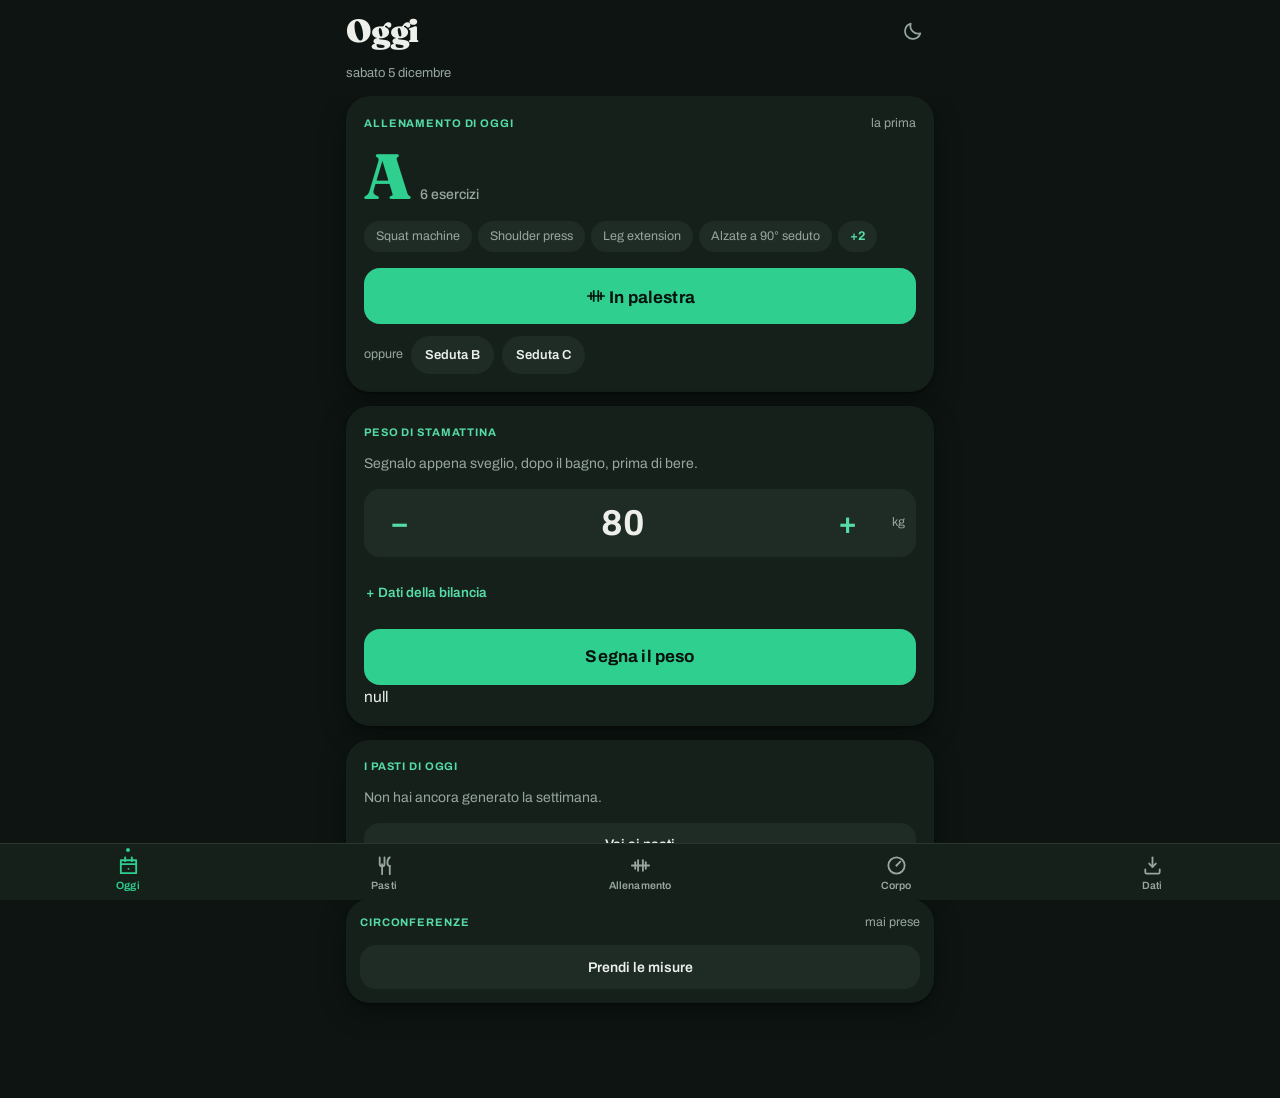
<file: index.html>
<!DOCTYPE html>
<html lang="it" data-theme="dark">
<head>
<meta charset="utf-8">
<meta name="viewport" content="width=device-width, initial-scale=1, viewport-fit=cover">
<title>FitForMe</title>
<meta name="description" content="Pasti, allenamento, peso e misure. Funziona senza rete.">
<meta name="theme-color" content="#0D1411">
<meta name="mobile-web-app-capable" content="yes">
<meta name="apple-mobile-web-app-status-bar-style" content="black-translucent">
<link rel="manifest" href="manifest.webmanifest">
<link rel="icon" href="icone/icona-192.png" type="image/png">
<link rel="apple-touch-icon" href="icone/apple-touch-icon.png">
<link rel="preload" href="font/archivo-var-latin.woff2" as="font" type="font/woff2" crossorigin>
<link rel="preload" href="font/fraunces-var-latin.woff2" as="font" type="font/woff2" crossorigin>
<link rel="stylesheet" href="css/base.css">
<link rel="stylesheet" href="css/componenti.css">
<link rel="stylesheet" href="css/oggi.css">
<link rel="stylesheet" href="css/allenamento.css">
<link rel="stylesheet" href="css/palestra.css">
</head>
<body>

<header class="testa" id="testa">
  <div class="wrap">
    <div class="testa-riga">
      <h1 id="titolo">Oggi</h1>
      <button class="testa-azione" id="btn-tema" type="button" aria-label="Cambia tema"></button>
    </div>
    <p class="sott" id="sottotitolo"></p>
  </div>
</header>

<main class="wrap" id="principale">
  <div role="tabpanel" id="p-oggi"        aria-labelledby="tab-oggi"></div>
  <div role="tabpanel" id="p-pasti"       aria-labelledby="tab-pasti" hidden></div>
  <div role="tabpanel" id="p-allenamento" aria-labelledby="tab-allenamento" hidden></div>
  <div role="tabpanel" id="p-corpo"       aria-labelledby="tab-corpo" hidden></div>
  <div role="tabpanel" id="p-dati"        aria-labelledby="tab-dati" hidden></div>
</main>

<nav class="barra" role="tablist" aria-label="Moduli" id="barra"></nav>

<script type="module" src="js/app.js"></script>
</body>
</html>
</file>
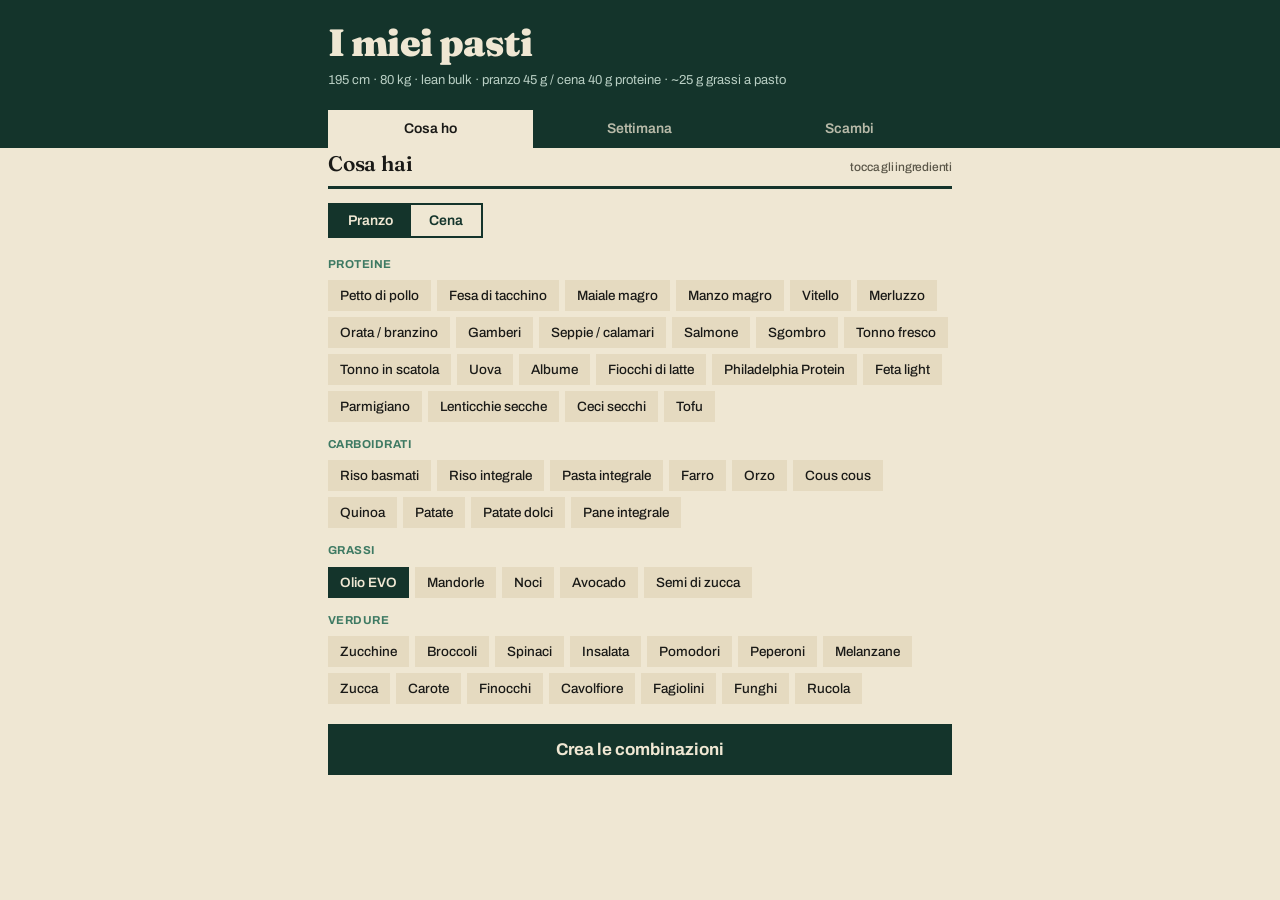
<file: generatore_settimana.html>
<!DOCTYPE html>
<html lang="it">
<head>
<meta charset="utf-8">
<meta name="viewport" content="width=device-width, initial-scale=1, viewport-fit=cover">
<title>Pasti — lean bulk</title>
<link rel="preconnect" href="https://fonts.googleapis.com">
<link rel="preconnect" href="https://fonts.gstatic.com" crossorigin>
<link href="https://fonts.googleapis.com/css2?family=Fraunces:opsz,wght@9..144,600;9..144,900&family=Archivo:wght@400;500;600;700&display=swap" rel="stylesheet">
<style>
  :root{
    --bg:#EFE7D3; --bg-alt:#E5DAC0; --ink:#1A1A17; --ink-soft:#5A5648;
    --brand:#14342B; --brand-hover:#1F5142; --on-brand:#EFE7D3; --sub:#B9CFC4;
    --line:#14342B; --accent-text:#3E7A63; --ocra:#C8963E;
    --ok-bg:#D3E2D2; --ok-fg:#1B4D2C; --low-bg:#F2D9CE; --low-fg:#A5311F;
    --hair:rgba(20,52,43,.22); --hair-strong:rgba(20,52,43,.45);
    box-sizing:border-box;
    padding-top:env(safe-area-inset-top,0px);
    padding-bottom:env(safe-area-inset-bottom,0px);
  }
  @media (prefers-color-scheme:dark){
    :root:not([data-theme="light"]){
      --bg:#121A17; --bg-alt:#1C2723; --ink:#ECE6D6; --ink-soft:#A9A594;
      --brand:#1F5142; --brand-hover:#2A6653; --on-brand:#F2ECDD; --sub:#B9CFC4;
      --line:#8FC4AE; --accent-text:#8FC4AE; --ocra:#D9A955;
      --ok-bg:#1E3A2A; --ok-fg:#A8D8B4; --low-bg:#3A2019; --low-fg:#F0A08C;
      --hair:rgba(143,196,174,.22); --hair-strong:rgba(143,196,174,.45);
    }
  }
  :root[data-theme="dark"]{
    --bg:#121A17; --bg-alt:#1C2723; --ink:#ECE6D6; --ink-soft:#A9A594;
    --brand:#1F5142; --brand-hover:#2A6653; --on-brand:#F2ECDD; --sub:#B9CFC4;
    --line:#8FC4AE; --accent-text:#8FC4AE; --ocra:#D9A955;
    --ok-bg:#1E3A2A; --ok-fg:#A8D8B4; --low-bg:#3A2019; --low-fg:#F0A08C;
    --hair:rgba(143,196,174,.22); --hair-strong:rgba(143,196,174,.45);
  }
  *,*::before,*::after{box-sizing:border-box;margin:0;padding:0}
  html{-webkit-text-size-adjust:100%;scroll-padding-top:env(safe-area-inset-top,0px);background:var(--bg)}
  body{background:var(--bg);color:var(--ink);font-family:'Archivo',system-ui,-apple-system,'Segoe UI',sans-serif;font-size:15px;line-height:1.5;padding-bottom:64px}
  .wrap{max-width:660px;margin:0 auto;padding:0 18px}
  button{font-family:inherit;cursor:pointer}
  button:focus-visible{outline:3px solid var(--ocra);outline-offset:2px}

  header{background:var(--brand);color:var(--on-brand);padding:24px 0 0}
  h1{font-family:'Fraunces',Georgia,'Times New Roman',serif;font-weight:900;font-size:clamp(28px,8vw,38px);line-height:1.02;letter-spacing:-0.015em}
  .sott{margin-top:8px;font-size:13px;color:var(--sub);font-variant-numeric:tabular-nums}
  .tabs{display:flex;gap:4px;margin-top:20px}
  .tabs button{flex:1;background:transparent;color:var(--on-brand);border:none;padding:11px 6px 12px;font-size:14px;font-weight:600;opacity:.75}
  .tabs button[aria-selected="true"]{background:var(--bg);color:var(--ink);opacity:1}
  .tabs button:hover{opacity:1}
  main{padding-top:24px}
  [role="tabpanel"][hidden]{display:none}

  section{margin-bottom:30px}
  .stit{font-family:'Fraunces',Georgia,serif;font-weight:600;font-size:21px;letter-spacing:-0.01em;border-bottom:3px solid var(--line);padding-bottom:6px;margin-bottom:14px;display:flex;justify-content:space-between;align-items:baseline;gap:12px}
  .stit small{font-family:'Archivo',sans-serif;font-weight:500;font-size:12px;color:var(--ink-soft)}

  .seg{display:inline-flex;border:2px solid var(--line);margin-bottom:18px}
  .seg button{background:none;border:none;color:var(--line);padding:8px 18px;font-size:14px;font-weight:600}
  .seg button[aria-pressed="true"]{background:var(--brand);color:var(--on-brand)}

  .glab{font-size:11.5px;font-weight:700;color:var(--accent-text);letter-spacing:.04em;margin:14px 0 7px}
  .glab:first-child{margin-top:0}
  .chips{display:flex;flex-wrap:wrap;gap:6px}
  .chip{background:var(--bg-alt);color:var(--ink);border:1px solid transparent;padding:7px 11px;font-size:13.5px;font-weight:500}
  .chip:hover{border-color:var(--hair-strong)}
  .chip[aria-pressed="true"]{background:var(--brand);color:var(--on-brand);font-weight:600}

  .cta{width:100%;background:var(--brand);color:var(--on-brand);border:none;padding:16px 20px;font-size:17px;font-weight:700;margin-top:20px;transition:background .15s}
  .cta:hover{background:var(--brand-hover)}
  .ghost{background:none;border:2px solid var(--line);color:var(--line);padding:10px 15px;font-size:13.5px;font-weight:600}
  .ghost:hover{background:var(--brand);border-color:var(--brand);color:var(--on-brand)}

  .opz{border-left:3px solid var(--ocra);padding:2px 0 4px 14px;margin-bottom:24px}
  .opz h3{font-family:'Fraunces',Georgia,serif;font-weight:600;font-size:17px;margin-bottom:6px;display:flex;justify-content:space-between;align-items:baseline;gap:8px}
  .badge{font-family:'Archivo',sans-serif;font-size:12px;font-weight:600;padding:2px 7px;font-variant-numeric:tabular-nums;white-space:nowrap}
  .ok{background:var(--ok-bg);color:var(--ok-fg)}
  .basso{background:var(--low-bg);color:var(--low-fg)}
  .voce{display:flex;align-items:baseline;gap:4px;padding:4px 0;font-size:14.5px}
  .voce .n{flex:0 1 auto}
  .voce .leader{flex:1 1 auto;border-bottom:1px dotted var(--hair-strong);transform:translateY(-3px);min-width:12px}
  .voce .q{flex:0 0 auto;font-weight:700;font-variant-numeric:tabular-nums}
  .tot{margin-top:6px;font-size:13px;color:var(--ink-soft);font-variant-numeric:tabular-nums}
  .nt{margin-top:5px;font-size:12.5px;color:var(--ink-soft);font-style:italic}
  .avviso{padding:10px 12px;background:var(--low-bg);color:var(--low-fg);font-size:13.5px;font-weight:600;margin-bottom:14px}
  .avviso span{font-weight:400}
  .nota{font-size:13px;color:var(--ink-soft);background:var(--bg-alt);border-left:3px solid var(--ocra);padding:11px 13px;margin-top:14px}
  .vuoto{color:var(--ink-soft);font-size:14px;padding:22px 12px;text-align:center;border:1px dashed var(--hair-strong)}
  .hide{display:none}

  .rot{display:flex;flex-wrap:wrap;gap:6px;margin-bottom:16px}
  .rot span{background:var(--bg-alt);border-left:3px solid var(--accent-text);padding:5px 9px;font-size:12.5px}
  .giorno{border-top:1px solid var(--hair);padding:13px 0 14px}
  .giorno:first-child{border-top:none}
  .dnome{font-family:'Fraunces',Georgia,serif;font-weight:600;font-size:15px;margin-bottom:8px;display:flex;justify-content:space-between;align-items:baseline;gap:8px}
  .pasto{display:flex;gap:10px;align-items:flex-start;padding:7px 0}
  .pasto + .pasto{border-top:1px dotted var(--hair-strong)}
  .plab{flex:0 0 52px;font-size:11px;font-weight:700;color:var(--accent-text);padding-top:2px}
  .pbody{flex:1;min-width:0}
  .pmain{font-weight:600;font-size:15px;font-variant-numeric:tabular-nums}
  .pside{font-size:13px;color:var(--ink-soft);font-variant-numeric:tabular-nums;margin-top:1px}
  .swap{flex:0 0 auto;background:none;border:1px solid var(--hair-strong);color:var(--line);width:30px;height:30px;font-size:14px;line-height:1;display:grid;place-items:center}
  .integra{margin-top:8px;padding:8px 10px;background:var(--low-bg);color:var(--low-fg);font-size:13px;font-weight:600}
  .reparto{font-size:11.5px;font-weight:700;color:var(--accent-text);margin:16px 0 5px;letter-spacing:.04em}
  .reparto:first-child{margin-top:0}
  .azioni{display:flex;gap:8px;margin-top:18px;flex-wrap:wrap}

  .tabwrap{overflow-x:auto;-webkit-overflow-scrolling:touch}
  table{width:100%;border-collapse:collapse;font-size:13.5px;font-variant-numeric:tabular-nums;min-width:460px}
  th{text-align:left;font-size:11px;font-weight:700;color:var(--accent-text);letter-spacing:.04em;padding:6px 8px 7px;border-bottom:2px solid var(--line)}
  td{padding:8px;border-bottom:1px solid var(--hair);vertical-align:top}
  td.num,th.num{text-align:right;white-space:nowrap}
  tr.grp td{font-weight:700;font-size:11.5px;color:var(--accent-text);letter-spacing:.04em;padding-top:16px;border-bottom:none}

  @media print{
    header{background:none;color:#000} .tabs,.cta,.azioni,.swap,.seg,#chips-frigo{display:none}
    body,html{background:#fff;color:#000}
  }
  @media (prefers-reduced-motion:reduce){*{transition:none!important}}
</style>
</head>
<body>

<header>
  <div class="wrap">
    <h1>I miei pasti</h1>
    <p class="sott">195 cm · 80 kg · lean bulk · pranzo 45 g / cena 40 g proteine · ~25 g grassi a pasto</p>
    <nav class="tabs" role="tablist" aria-label="Sezioni">
      <button role="tab" id="tab-frigo" aria-controls="p-frigo" aria-selected="true">Cosa ho</button>
      <button role="tab" id="tab-sett" aria-controls="p-sett" aria-selected="false" tabindex="-1">Settimana</button>
      <button role="tab" id="tab-scambi" aria-controls="p-scambi" aria-selected="false" tabindex="-1">Scambi</button>
    </nav>
  </div>
</header>

<main class="wrap">

  <!-- ============ COSA HO IN FRIGO ============ -->
  <div role="tabpanel" id="p-frigo" aria-labelledby="tab-frigo">
    <section>
      <h2 class="stit">Cosa hai <small>tocca gli ingredienti</small></h2>
      <div class="seg" role="group" aria-label="Pasto">
        <button type="button" data-tipo="p" aria-pressed="true">Pranzo</button>
        <button type="button" data-tipo="c" aria-pressed="false">Cena</button>
      </div>
      <div id="chips-frigo"></div>
      <button class="cta" id="btn-frigo" type="button">Crea le combinazioni</button>
    </section>
    <section id="ris-frigo-box" class="hide">
      <h2 class="stit">Combinazioni <small id="ris-lab"></small></h2>
      <div id="ris-frigo"></div>
      <div class="azioni"><button class="ghost hide" id="btn-altre" type="button">Mostrane altre</button></div>
    </section>
  </div>

  <!-- ============ SETTIMANA ============ -->
  <div role="tabpanel" id="p-sett" aria-labelledby="tab-sett" hidden>
    <section>
      <h2 class="stit">Rotazione <small>14 pasti principali</small></h2>
      <div class="rot">
        <span><b>4×</b> pesce (2 grasso)</span><span><b>3×</b> carne bianca</span><span><b>2×</b> carne rossa</span>
        <span><b>2×</b> uova</span><span><b>2×</b> latticini</span><span><b>1×</b> legumi / tofu</span>
      </div>
      <button class="cta" id="btn-sett" type="button" style="margin-top:4px">Genera la settimana</button>
    </section>
    <section>
      <h2 class="stit">La settimana <small id="lab-sett">da generare</small></h2>
      <div id="griglia"><p class="vuoto">Premi «Genera la settimana».</p></div>
      <p class="nota hide" id="nota-sett">↻ cambia il singolo pasto restando nella stessa categoria. L'olio è calcolato sulla fonte proteica: con salmone, uova o feta ne serve poco o niente.</p>
    </section>
    <section id="blocco-spesa" class="hide">
      <h2 class="stit">Lista della spesa <small>quantità già sommate</small></h2>
      <div id="spesa"></div>
      <div class="azioni">
        <button class="ghost" id="btn-copia" type="button">Copia la lista</button>
        <button class="ghost" id="btn-stampa" type="button">Stampa</button>
      </div>
    </section>
  </div>

  <!-- ============ SCAMBI ============ -->
  <div role="tabpanel" id="p-scambi" aria-labelledby="tab-scambi" hidden>
    <section>
      <h2 class="stit">Tabella scambi <small>tutte equivalenti</small></h2>
      <div class="seg" role="group" aria-label="Pasto">
        <button type="button" data-tipo="p" aria-pressed="true">Pranzo</button>
        <button type="button" data-tipo="c" aria-pressed="false">Cena</button>
      </div>
      <div class="tabwrap"><table id="tab-scambi-t"></table></div>
      <p class="nota">Ogni riga vale una porzione proteica e si sostituisce a qualsiasi altra. L'olio è calcolato per chiudere il pasto a ~25 g di grassi con il riso come carboidrato. Legumi pesati a secco: contano anche come carboidrato, quindi il riso si riduce.</p>
    </section>
  </div>

</main>

<script>
/* =================== DATI (per 100 g, uova per pezzo, olio per ml) =================== */
const ING = {
  pollo:        {n:'Petto di pollo',  cat:'prot', p:23,  c:0,   f:1.5, max:250, rep:'Macelleria'},
  tacchino:     {n:'Fesa di tacchino',cat:'prot', p:24,  c:0,   f:1,   max:250, rep:'Macelleria'},
  maiale:       {n:'Lonza / filetto di maiale', s:'Maiale magro', cat:'prot', p:21, c:0, f:3, max:250, rep:'Macelleria'},
  manzo:        {n:'Manzo magro',     cat:'prot', p:22,  c:0,   f:3,   max:250, rep:'Macelleria'},
  vitello:      {n:'Vitello',         cat:'prot', p:21,  c:0,   f:3,   max:250, rep:'Macelleria'},
  merluzzo:     {n:'Merluzzo',        cat:'prot', p:17.5,c:0,   f:0.7, max:300, rep:'Pescheria'},
  orata:        {n:'Orata / branzino',cat:'prot', p:19.5,c:0,   f:5,   max:280, rep:'Pescheria'},
  gamberi:      {n:'Gamberi',         cat:'prot', p:18,  c:0,   f:1,   max:300, rep:'Pescheria'},
  seppie:       {n:'Seppie / calamari',cat:'prot',p:16,  c:1,   f:1,   max:300, rep:'Pescheria'},
  salmone:      {n:'Salmone',         cat:'prot', p:20,  c:0,   f:13,  max:230, rep:'Pescheria'},
  sgombro:      {n:'Sgombro',         cat:'prot', p:17,  c:0,   f:11,  max:270, rep:'Pescheria'},
  tonno_fresco: {n:'Tonno fresco',    cat:'prot', p:24,  c:0,   f:2,   max:250, rep:'Pescheria'},
  tonno:        {n:'Tonno al naturale (sgocciolato)', s:'Tonno in scatola', cat:'prot', p:25, c:0, f:1, max:200, rep:'Dispensa'},
  uova:         {n:'Uova', cat:'prot', pz:true, p:6.5, c:0.4, f:5, max:5, base:3, rnd:1, rep:'Uova e latticini'},
  albume:       {n:'Albume',          cat:'prot', p:11,  c:0.7, f:0.2, max:300, rep:'Uova e latticini'},
  fiocchi:      {n:'Fiocchi di latte',cat:'prot', p:11.5,c:3,   f:4.3, max:400, base:200, rep:'Uova e latticini'},
  philadelphia: {n:'Philadelphia Protein', cat:'prot', p:11, c:5, f:2.5, max:150, base:150, nofill:true, rep:'Uova e latticini'},
  feta:         {n:'Feta light',      cat:'prot', p:19,  c:1,   f:12,  max:70,  base:70,  nofill:true, rep:'Uova e latticini'},
  parmigiano:   {n:'Parmigiano',      cat:'prot', p:33,  c:0,   f:28,  max:40,  base:30,  nofill:true, rnd:5, rep:'Uova e latticini'},
  lenticchie:   {n:'Lenticchie secche',cat:'prot',p:24,  c:50,  f:1.5, max:150, base:80,  leg:true, rep:'Dispensa'},
  ceci:         {n:'Ceci secchi',     cat:'prot', p:21,  c:45,  f:6,   max:150, base:80,  leg:true, rep:'Dispensa'},
  tofu:         {n:'Tofu',            cat:'prot', p:14,  c:2,   f:8,   max:330, rep:'Dispensa'},

  riso:         {n:'Riso basmati',    cat:'carb', p:7,   c:78,  f:0.6, rep:'Dispensa'},
  riso_int:     {n:'Riso integrale',  cat:'carb', p:7.5, c:75,  f:2.5, rep:'Dispensa'},
  pasta:        {n:'Pasta integrale', cat:'carb', p:13,  c:66,  f:2.5, rep:'Dispensa'},
  farro:        {n:'Farro',           cat:'carb', p:14,  c:67,  f:2.5, rep:'Dispensa'},
  orzo:         {n:'Orzo',            cat:'carb', p:10,  c:73,  f:1.2, rep:'Dispensa'},
  couscous:     {n:'Cous cous integrale', s:'Cous cous', cat:'carb', p:12, c:70, f:1.8, rep:'Dispensa'},
  quinoa:       {n:'Quinoa',          cat:'carb', p:14,  c:64,  f:6,   rep:'Dispensa'},
  patate:       {n:'Patate',          cat:'carb', p:2,   c:17,  f:0.1, rnd:50, rep:'Ortofrutta'},
  patate_dolci: {n:'Patate dolci',    cat:'carb', p:1.6, c:20,  f:0.1, rnd:50, rep:'Ortofrutta'},
  pane:         {n:'Pane integrale',  cat:'carb', p:9,   c:45,  f:2.5, rep:'Dispensa'},

  olio:         {n:'Olio EVO', cat:'grasso', ml:true, f:0.9, rnd:5, rep:'Dispensa'},
  mandorle:     {n:'Mandorle',        cat:'grasso', p:21, c:9, f:50, max:40, rnd:5, rep:'Dispensa'},
  noci:         {n:'Noci',            cat:'grasso', p:15, c:7, f:65, max:40, rnd:5, rep:'Dispensa'},
  avocado:      {n:'Avocado',         cat:'grasso', p:2,  c:2, f:15, max:150, rep:'Ortofrutta'},
  semi:         {n:'Semi di zucca',   cat:'grasso', p:30, c:5, f:49, max:40, rnd:5, rep:'Dispensa'}
};
const VERDURE = ['Zucchine','Broccoli','Spinaci','Insalata','Pomodori','Peperoni','Melanzane','Zucca','Carote','Finocchi','Cavolfiore','Fagiolini','Funghi','Rucola'];

const TARGET = { p:{P:45, C:88, F:25}, c:{P:40, C:56, F:25} };
const TOLL = 3;

/* =================== MOTORE =================== */
const round = (id, g) => { const r = ING[id].rnd || 10; return Math.max(r, Math.round(g / r) * r); };
const nutr = (id, g) => {
  const i = ING[id];
  if (i.ml) return {p:0, c:0, f:g * i.f};
  const k = i.pz ? g : g / 100;
  return {p:i.p * k, c:i.c * k, f:i.f * k};
};
const need = (id, P) => ING[id].pz ? P / ING[id].p : P / ING[id].p * 100;
const sumN = list => list.reduce((s, [id, g]) => { const n = nutr(id, g); s.p += n.p; s.c += n.c; s.f += n.f; return s; }, {p:0, c:0, f:0});

/* ids = [singolo] oppure [base, riempitivo]. force = restituisce anche se sotto soglia */
function combo(ids, tipo, force){
  const T = TARGET[tipo].P, sc = tipo === 'c' ? 0.85 : 1;
  let items;
  if (ids.length === 1){
    const id = ids[0];
    items = [[id, Math.min(round(id, need(id, T)), ING[id].max)]];
  } else {
    const [a, b] = ids, A = ING[a];
    if (!A.base) return null;
    const ga = Math.min(A.pz ? A.base : round(a, A.base * sc), A.max);
    const rest = T - nutr(a, ga).p;
    const gb = Math.min(round(b, need(b, rest)), ING[b].max);
    items = [[a, ga], [b, gb]];
  }
  const P = sumN(items).p;
  if (!force && P < T - TOLL) return null;
  return items;
}

function completa(items, carbId, fatId, tipo){
  const T = TARGET[tipo];
  const all = items.slice();
  let n = sumN(all);
  let carb = null, fat = null, fatNota = null;
  if (carbId){
    const restC = T.C - n.c;
    if (restC >= 20){ carb = [carbId, round(carbId, restC / ING[carbId].c * 100)]; all.push(carb); n = sumN(all); }
  }
  const restF = T.F - n.f;
  if (restF > 3){
    const id = fatId || 'olio', F = ING[id];
    const g = F.ml ? round(id, restF / F.f) : Math.min(round(id, restF / F.f * 100), F.max);
    fat = [id, g]; all.push(fat); n = sumN(all);
  } else {
    fatNota = restF < -3 ? 'Grassi già oltre il previsto: niente olio, e scegli un contorno semplice.' : 'I grassi li porta già la fonte proteica: niente olio.';
  }
  return {items, carb, fat, fatNota, P:n.p, C:n.c, F:n.f, kcal: 4 * n.p + 4 * n.c + 9 * n.f + 50, protP: sumN(items).p};
}

const label = (id, g) => {
  const i = ING[id];
  if (i.pz) return [g === 1 ? '1 uovo' : g + ' uova', ''];
  if (i.ml) return [i.n, g + ' ml'];
  return [i.n, g + ' g'];
};
const testo = (id, g) => { const [a, b] = label(id, g); return b ? a + ' ' + b : a; };
const esc = s => String(s).replace(/[&<>"]/g, c => ({'&':'&amp;','<':'&lt;','>':'&gt;','"':'&quot;'}[c]));
const pick = a => a[Math.floor(Math.random() * a.length)];
const mescola = a => { const x = a.slice(); for (let i = x.length - 1; i > 0; i--){ const j = Math.floor(Math.random() * (i + 1)); [x[i], x[j]] = [x[j], x[i]]; } return x; };

function suggerisci(d){
  if (d <= 11) return '100 g di Philadelphia Protein o 100 g di albume';
  if (d <= 17) return '150 g di fiocchi di latte';
  if (d <= 25) return '30 g di whey dopo il pasto';
  return '150 g di albume o 100 g di tonno, più 30 g di whey';
}

/* =================== TAB =================== */
const tabs = [...document.querySelectorAll('[role="tab"]')];
function apriTab(t){
  tabs.forEach(x => {
    const on = x === t;
    x.setAttribute('aria-selected', on); x.tabIndex = on ? 0 : -1;
    document.getElementById(x.getAttribute('aria-controls')).hidden = !on;
  });
}
tabs.forEach((t, i) => {
  t.addEventListener('click', () => apriTab(t));
  t.addEventListener('keydown', e => {
    if (e.key !== 'ArrowRight' && e.key !== 'ArrowLeft') return;
    const n = tabs[(i + (e.key === 'ArrowRight' ? 1 : tabs.length - 1)) % tabs.length];
    apriTab(n); n.focus();
  });
});
function segmento(panel, onChange){
  const bs = [...panel.querySelectorAll('.seg button')];
  bs.forEach(b => b.addEventListener('click', () => {
    bs.forEach(x => x.setAttribute('aria-pressed', x === b));
    onChange(b.dataset.tipo);
  }));
}

/* =================== COSA HO IN FRIGO =================== */
const sel = new Set(['olio']);
let tipoF = 'p', lista = [], offset = 0, ctx = null;

(function chips(){
  const box = document.getElementById('chips-frigo');
  const gruppi = [['PROTEINE','prot'], ['CARBOIDRATI','carb'], ['GRASSI','grasso']];
  const mk = (key, txt) => {
    const b = document.createElement('button');
    b.type = 'button'; b.className = 'chip'; b.textContent = txt;
    b.setAttribute('aria-pressed', sel.has(key));
    b.addEventListener('click', () => { sel.has(key) ? sel.delete(key) : sel.add(key); b.setAttribute('aria-pressed', sel.has(key)); });
    return b;
  };
  gruppi.forEach(([lab, cat]) => {
    const l = document.createElement('p'); l.className = 'glab'; l.textContent = lab; box.appendChild(l);
    const w = document.createElement('div'); w.className = 'chips';
    Object.entries(ING).filter(([, v]) => v.cat === cat).forEach(([k, v]) => w.appendChild(mk(k, v.s || v.n)));
    box.appendChild(w);
  });
  const l = document.createElement('p'); l.className = 'glab'; l.textContent = 'VERDURE'; box.appendChild(l);
  const w = document.createElement('div'); w.className = 'chips';
  VERDURE.forEach(v => w.appendChild(mk('v:' + v, v)));
  box.appendChild(w);
})();

function candidati(prot, tipo){
  const singles = [], pairs = [];
  prot.forEach(a => { const c = combo([a], tipo); if (c) singles.push({lead:a, items:c}); });
  prot.forEach(a => {
    if (!ING[a].base) return;
    prot.forEach(b => {
      if (b === a || ING[b].nofill) return;
      const c = combo([a, b], tipo); if (c) pairs.push({lead:a, items:c});
    });
  });
  const uniq = arr => { const seen = new Set(), f = [], r = []; arr.forEach(x => { (seen.has(x.lead) ? r : f).push(x); seen.add(x.lead); }); return [f, r]; };
  const [p1, p2] = uniq(pairs), out = [];
  for (let i = 0; i < Math.max(singles.length, p1.length); i++){ if (singles[i]) out.push(singles[i]); if (p1[i]) out.push(p1[i]); }
  return out.concat(p2);
}

function migliorParziale(prot, tipo){
  let best = null;
  const prova = items => { if (!items) return; const P = sumN(items).p; if (!best || P > best.P) best = {items, P}; };
  prot.forEach(a => prova(combo([a], tipo, true)));
  prot.forEach(a => { if (ING[a].base) prot.forEach(b => { if (b !== a && !ING[b].nofill) prova(combo([a, b], tipo, true)); }); });
  return best;
}

function cardPasto(titolo, r, verd, tipo){
  const T = TARGET[tipo].P;
  const d = document.createElement('div'); d.className = 'opz';
  const manca = Math.round(T - r.protP);
  const okP = r.protP >= T - TOLL;
  let h = '<h3><span>' + esc(titolo) + '</span><span class="badge ' + (okP ? 'ok' : 'basso') + '">' +
          Math.round(r.protP) + ' g proteine</span></h3>';
  const righe = r.items.concat(r.carb ? [r.carb] : [], r.fat ? [r.fat] : []);
  righe.forEach(([id, g]) => { const [a, b] = label(id, g); h += '<div class="voce"><span class="n">' + esc(a) + '</span><span class="leader"></span><span class="q">' + esc(b || '') + '</span></div>'; });
  h += '<div class="voce"><span class="n">' + esc(verd.length ? verd.join(', ') : 'Verdura a scelta') + '</span><span class="leader"></span><span class="q">200 g+</span></div>';
  h += '<p class="tot">Totale pasto: ' + Math.round(r.P) + ' g proteine · ' + Math.round(r.C) + ' g carboidrati · ' + Math.round(r.F) + ' g grassi · ~' + Math.round(r.kcal / 10) * 10 + ' kcal</p>';
  const note = [];
  if (r.fatNota) note.push(r.fatNota);
  if (r.items.some(([id]) => ING[id].leg)) note.push('Legumi pesati a secco: contano anche come carboidrato, per questo il cereale è ridotto o assente.');
  if (verd.includes('Zucca')) note.push('La zucca conta come verdura, non come carboidrato.');
  if (!okP) note.push('Mancano ~' + manca + ' g di proteine: aggiungi ' + suggerisci(manca) + '.');
  note.forEach(t => h += '<p class="nt">' + esc(t) + '</p>');
  d.innerHTML = h;
  return d;
}

function mostraFrigo(){
  const box = document.getElementById('ris-frigo');
  box.innerHTML = '';
  const {carbs, fats, verd, tipo} = ctx;
  const pagina = lista.slice(offset, offset + 3);
  pagina.forEach((x, i) => {
    const k = offset + i;
    const r = completa(x.items, carbs.length ? carbs[k % carbs.length] : null, fats.length ? fats[k % fats.length] : 'olio', tipo);
    const v = verd.length ? [verd[(2 * k) % verd.length], verd[(2 * k + 1) % verd.length]].filter((a, j, s) => s.indexOf(a) === j) : [];
    box.appendChild(cardPasto('Opzione ' + (k + 1), r, v, tipo));
  });
  document.getElementById('ris-lab').textContent = (tipo === 'p' ? 'pranzo' : 'cena') + ' · ' + lista.length + ' possibili';
  document.getElementById('btn-altre').classList.toggle('hide', lista.length <= 3);
}

function creaFrigo(){
  const all = [...sel];
  const prot = all.filter(id => ING[id] && ING[id].cat === 'prot');
  const carbs = all.filter(id => ING[id] && ING[id].cat === 'carb');
  const fats = all.filter(id => ING[id] && ING[id].cat === 'grasso');
  const verd = all.filter(id => id.startsWith('v:')).map(id => id.slice(2));
  const tipo = tipoF;
  ctx = {carbs, fats, verd, tipo};
  const boxW = document.getElementById('ris-frigo-box'), box = document.getElementById('ris-frigo');
  boxW.classList.remove('hide');
  document.getElementById('btn-altre').classList.add('hide');
  if (!prot.length){ box.innerHTML = '<p class="vuoto">Scegli almeno una fonte proteica.</p>'; return; }
  lista = candidati(prot, tipo); offset = 0;
  const pre = [];
  if (!carbs.length) pre.push('Nessun carboidrato scelto: il pasto resta corto di calorie. Aggiungine uno se puoi.');
  if (!lista.length){
    const b = migliorParziale(prot, tipo);
    box.innerHTML = '<div class="avviso">Con queste proteine non arrivi a ' + TARGET[tipo].P + ' g. <span>Ecco il massimo che puoi fare, con cosa aggiungere.</span></div>';
    box.appendChild(cardPasto('Il meglio possibile', completa(b.items, carbs[0] || null, fats[0] || 'olio', tipo), verd.slice(0, 2), tipo));
  } else {
    mostraFrigo();
  }
  pre.forEach(t => box.insertAdjacentHTML('afterbegin', '<div class="avviso">' + esc(t) + '</div>'));
  boxW.scrollIntoView({behavior: matchMedia('(prefers-reduced-motion: reduce)').matches ? 'auto' : 'smooth', block:'start'});
}

segmento(document.getElementById('p-frigo'), t => { tipoF = t; });
document.getElementById('btn-frigo').addEventListener('click', creaFrigo);
document.getElementById('btn-altre').addEventListener('click', () => { offset = offset + 3 >= lista.length ? 0 : offset + 3; mostraFrigo(); });

/* =================== SETTIMANA =================== */
const POOL = {
  pesce_grasso: [['salmone'], ['sgombro'], ['tonno_fresco']],
  pesce_magro:  [['merluzzo'], ['orata'], ['gamberi'], ['seppie']],
  bianca:       [['pollo'], ['tacchino'], ['maiale']],
  rossa:        [['manzo'], ['vitello']],
  uova:         [['uova', 'albume'], ['uova', 'tonno'], ['uova', 'fiocchi']],
  latticini:    [['fiocchi'], ['fiocchi', 'albume'], ['feta', 'pollo'], ['feta', 'ceci'], ['philadelphia', 'tonno']],
  legumi:       [['parmigiano', 'lenticchie'], ['uova', 'ceci'], ['tofu']]
};
const QUOTE = [...Array(2).fill('pesce_grasso'), ...Array(2).fill('pesce_magro'), ...Array(3).fill('bianca'),
               ...Array(2).fill('rossa'), ...Array(2).fill('uova'), ...Array(2).fill('latticini'), 'legumi'];
const CARBS = Object.keys(ING).filter(k => ING[k].cat === 'carb');
const ALT_FAT = ['mandorle', 'noci', 'avocado', 'semi'];
const PROT_FISSE = 80, SOGLIA = 155;
const GIORNI = ['Lunedì','Martedì','Mercoledì','Giovedì','Venerdì','Sabato','Domenica'];
let piano = [];

function nuovoPasto(cat, tipo, escludi){
  const pool = POOL[cat].filter(s => s.join() !== escludi);
  const ids = pick(pool.length ? pool : POOL[cat]);
  const items = combo(ids, tipo, true);
  const fat = Math.random() < 0.65 ? 'olio' : pick(ALT_FAT);
  return {cat, tipo, ids, r: completa(items, pick(CARBS), fat, tipo)};
}
function generaSett(){
  const cats = mescola(QUOTE);
  piano = GIORNI.map((_, g) => [nuovoPasto(cats[g * 2], 'p'), nuovoPasto(cats[g * 2 + 1], 'c')]);
  disegnaSett();
}
function disegnaSett(){
  const box = document.getElementById('griglia'); box.innerHTML = '';
  piano.forEach((pasti, g) => {
    const tot = Math.round(PROT_FISSE + pasti.reduce((s, x) => s + x.r.protP, 0));
    const d = document.createElement('div'); d.className = 'giorno';
    d.innerHTML = '<div class="dnome"><span>' + GIORNI[g] + '</span><span class="badge ' + (tot >= SOGLIA ? 'ok' : 'basso') + '">' + tot + ' g proteine</span></div>';
    pasti.forEach((x, k) => {
      const r = x.r, row = document.createElement('div'); row.className = 'pasto';
      const side = [];
      if (r.carb) side.push(testo(...r.carb));
      side.push(r.fat ? testo(...r.fat) : 'niente olio');
      side.push('verdura 200 g+');
      row.innerHTML = '<div class="plab">' + (k ? 'CENA' : 'PRANZO') + '</div><div class="pbody"><div class="pmain">' +
        esc(r.items.map(([id, gr]) => testo(id, gr)).join(' + ')) + '</div><div class="pside">' + esc(side.join(' · ')) + '</div></div>';
      const b = document.createElement('button'); b.type = 'button'; b.className = 'swap'; b.textContent = '↻';
      b.setAttribute('aria-label', 'Cambia ' + (k ? 'cena' : 'pranzo') + ' di ' + GIORNI[g]);
      b.addEventListener('click', () => { piano[g][k] = nuovoPasto(x.cat, x.tipo, x.ids.join()); disegnaSett(); });
      row.appendChild(b); d.appendChild(row);
    });
    if (tot < SOGLIA){
      const p = document.createElement('div'); p.className = 'integra';
      p.textContent = 'Integra nello spuntino: ' + suggerisci(162 - tot);
      d.appendChild(p);
    }
    box.appendChild(d);
  });
  document.getElementById('lab-sett').textContent = '7 giorni · 14 pasti';
  document.getElementById('nota-sett').classList.remove('hide');
  document.getElementById('blocco-spesa').classList.remove('hide');
  disegnaSpesa();
}
function disegnaSpesa(){
  const s = {};
  piano.flat().forEach(x => {
    const r = x.r;
    r.items.concat(r.carb ? [r.carb] : [], r.fat ? [r.fat] : []).forEach(([id, g]) => { s[id] = (s[id] || 0) + g; });
  });
  const fmt = (id, v) => {
    const i = ING[id];
    if (i.pz) return v + ' pz';
    if (i.ml) return v + ' ml';
    if (v >= 1000) return (Math.ceil(v / 50) * 50 / 1000).toFixed(2).replace('.', ',').replace(/0$/, '').replace(/,0$/, '') + ' kg';
    return Math.ceil(v / 10) * 10 + ' g';
  };
  const voci = Object.entries(s).map(([id, v]) => [ING[id].rep, ING[id].n, fmt(id, v)]);
  [['Verdura mista','3,5 kg'], ['Frutta','2 kg'], ['Yogurt greco 0% (colazione e spuntini)','1,5 kg'],
   ['Fiocchi di latte (spuntini)','800 g'], ['Uova (colazione e spuntini)','18 pz'], ['Avena','1 kg'],
   ['Frutta secca (spuntini)','500 g'], ['Burro di arachidi 100%','1 barattolo'], ['Proteine whey','controlla la scorta']]
   .forEach(v => voci.push(['Parte fissa', v[0], v[1]]));
  const box = document.getElementById('spesa'); box.innerHTML = '';
  ['Pescheria','Macelleria','Uova e latticini','Dispensa','Ortofrutta','Parte fissa'].forEach(rep => {
    const gr = voci.filter(v => v[0] === rep); if (!gr.length) return;
    box.insertAdjacentHTML('beforeend', '<p class="reparto">' + rep.toUpperCase() + '</p>');
    gr.sort((a, b) => a[1].localeCompare(b[1], 'it')).forEach(v =>
      box.insertAdjacentHTML('beforeend', '<div class="voce"><span class="n">' + esc(v[1]) + '</span><span class="leader"></span><span class="q">' + esc(v[2]) + '</span></div>'));
  });
}
document.getElementById('btn-sett').addEventListener('click', generaSett);
document.getElementById('btn-stampa').addEventListener('click', () => window.print());
document.getElementById('btn-copia').addEventListener('click', async e => {
  const b = e.currentTarget;
  let txt = 'LISTA DELLA SPESA\n';
  document.querySelectorAll('#spesa > *').forEach(el => {
    txt += el.classList.contains('reparto') ? '\n' + el.textContent + '\n' : '- ' + el.querySelector('.n').textContent + ': ' + el.querySelector('.q').textContent + '\n';
  });
  const done = m => { b.textContent = m; setTimeout(() => { b.textContent = 'Copia la lista'; }, 2200); };
  try { await navigator.clipboard.writeText(txt.trim()); done('Lista copiata'); }
  catch { const ta = document.createElement('textarea'); ta.value = txt; document.body.appendChild(ta); ta.select();
          try { document.execCommand('copy'); done('Lista copiata'); } catch { done('Copia non disponibile'); } ta.remove(); }
});

/* =================== SCAMBI =================== */
const SCAMBI = [
  ['CARNE', [['pollo'], ['tacchino'], ['maiale'], ['manzo']]],
  ['PESCE', [['merluzzo'], ['orata'], ['gamberi'], ['tonno_fresco'], ['tonno'], ['salmone']]],
  ['UOVA', [['uova', 'albume'], ['uova', 'tonno'], ['uova', 'fiocchi']]],
  ['LATTICINI', [['fiocchi'], ['fiocchi', 'albume'], ['philadelphia', 'tonno'], ['feta', 'pollo'], ['feta', 'ceci']]],
  ['LEGUMI E VEGETALI', [['parmigiano', 'lenticchie'], ['uova', 'ceci'], ['tofu']]]
];
function disegnaScambi(tipo){
  let h = '<thead><tr><th>Combinazione</th><th class="num">Proteine</th><th class="num">Grassi</th><th class="num">Olio</th></tr></thead><tbody>';
  SCAMBI.forEach(([g, rows]) => {
    h += '<tr class="grp"><td colspan="4">' + g + '</td></tr>';
    rows.forEach(ids => {
      const items = combo(ids, tipo, true), r = completa(items, 'riso', 'olio', tipo);
      const fp = sumN(items).f;
      h += '<tr><td>' + esc(items.map(([id, gr]) => testo(id, gr)).join(' + ')) + '</td><td class="num">' + Math.round(r.protP) +
           ' g</td><td class="num">' + Math.round(fp) + ' g</td><td class="num">' + (r.fat ? r.fat[1] + ' ml' : '—') + '</td></tr>';
    });
  });
  document.getElementById('tab-scambi-t').innerHTML = h + '</tbody>';
}
segmento(document.getElementById('p-scambi'), disegnaScambi);
disegnaScambi('p');
</script>
</body>
</html>
</file>
<file: css/base.css>
/* Sistema di design.

   Il tema scuro è quello predefinito: l'app si usa la mattina presto e in
   sala pesi, dove uno schermo chiaro è una torcia in faccia. Il chiaro resta
   disponibile dalle preferenze.

   Le superfici sono a livelli — sfondo, scheda, campo — invece che un unico
   foglio con delle righe sopra: è quello che fa la differenza fra una pagina
   web e un'app. */

@font-face{
  font-family:'Fraunces';
  src:url('../font/fraunces-var-latin.woff2') format('woff2-variations');
  font-weight:100 900; font-style:normal; font-display:swap;
}
@font-face{
  font-family:'Archivo';
  src:url('../font/archivo-var-latin.woff2') format('woff2-variations');
  font-weight:100 900; font-style:normal; font-display:swap;
}

/* ---------- scuro: il predefinito ---------- */
:root{
  --bg:#0D1411;              /* la pagina */
  --superficie:#16201B;      /* la scheda */
  --superficie-2:#1F2C26;    /* campi e blocchi dentro la scheda */
  --bg-alt:#1F2C26;

  --ink:#ECEFEA;
  --ink-soft:#97A69E;
  --sub:#8FB8A4;

  --brand:#2FD08F;           /* l'azione principale */
  --brand-hover:#49DDA0;
  --on-brand:#06130E;
  --accent-text:#55DBA6;     /* etichette e accenti */
  --line:#55DBA6;
  --ocra:#E9B75F;

  --ok-bg:rgba(47,208,143,.16);  --ok-fg:#6FE3B0;
  --low-bg:rgba(255,138,112,.16); --low-fg:#FF9E87;

  --hair:rgba(236,239,234,.10);
  --hair-strong:rgba(236,239,234,.24);
  --ombra:0 1px 2px rgba(0,0,0,.45), 0 10px 28px rgba(0,0,0,.30);
  --ombra-alta:0 2px 6px rgba(0,0,0,.5), 0 18px 44px rgba(0,0,0,.42);

  --r-s:10px; --r-m:16px; --r-l:24px; --r-pill:999px;
  --barra:calc(58px + env(safe-area-inset-bottom,0px));

  color-scheme:dark;
  box-sizing:border-box;
}

/* ---------- chiaro ---------- */
@media (prefers-color-scheme:light){
  :root[data-theme="auto"]{
    --bg:#F3EFE4; --superficie:#FCFAF3; --superficie-2:#EDE7D8; --bg-alt:#EDE7D8;
    --ink:#131E19; --ink-soft:#5D6B63; --sub:#3F6B57;
    --brand:#12432F; --brand-hover:#1B5C42; --on-brand:#F4F8F5;
    --accent-text:#16724F; --line:#12432F; --ocra:#A9742A;
    --ok-bg:#D8EEE2; --ok-fg:#0E5436;
    --low-bg:#FADFD6; --low-fg:#95301C;
    --hair:rgba(19,30,25,.10); --hair-strong:rgba(19,30,25,.22);
    --ombra:0 1px 2px rgba(19,30,25,.06), 0 10px 28px rgba(19,30,25,.07);
    --ombra-alta:0 2px 6px rgba(19,30,25,.09), 0 18px 44px rgba(19,30,25,.12);
    color-scheme:light;
  }
}
:root[data-theme="light"]{
  --bg:#F3EFE4; --superficie:#FCFAF3; --superficie-2:#EDE7D8; --bg-alt:#EDE7D8;
  --ink:#131E19; --ink-soft:#5D6B63; --sub:#3F6B57;
  --brand:#12432F; --brand-hover:#1B5C42; --on-brand:#F4F8F5;
  --accent-text:#16724F; --line:#12432F; --ocra:#A9742A;
  --ok-bg:#D8EEE2; --ok-fg:#0E5436;
  --low-bg:#FADFD6; --low-fg:#95301C;
  --hair:rgba(19,30,25,.10); --hair-strong:rgba(19,30,25,.22);
  --ombra:0 1px 2px rgba(19,30,25,.06), 0 10px 28px rgba(19,30,25,.07);
  --ombra-alta:0 2px 6px rgba(19,30,25,.09), 0 18px 44px rgba(19,30,25,.12);
  color-scheme:light;
}

*,*::before,*::after{box-sizing:border-box;margin:0;padding:0}
html{-webkit-text-size-adjust:100%;background:var(--bg)}
body{
  background:var(--bg); color:var(--ink);
  font-family:'Archivo',system-ui,-apple-system,'Segoe UI',sans-serif;
  font-size:15.5px; line-height:1.5;
  overscroll-behavior-y:contain;
  -webkit-font-smoothing:antialiased;
}
button,input,select,textarea{font-family:inherit;color:inherit}
button{cursor:pointer;-webkit-tap-highlight-color:transparent;background:none;border:none}
:focus-visible{outline:3px solid var(--ocra);outline-offset:2px}
::selection{background:var(--brand);color:var(--on-brand)}

/* ================= guscio dell'app ================= */

.wrap{max-width:620px;margin:0 auto;padding:0 16px}

/* --- intestazione: si riduce quando scorri --- */
.testa{
  position:sticky;top:0;z-index:30;
  background:var(--bg);
  padding-top:env(safe-area-inset-top,0px);
  transition:box-shadow .2s, background .2s;
}
.testa.staccata{box-shadow:0 1px 0 var(--hair), var(--ombra)}
.testa-riga{display:flex;align-items:center;gap:10px;padding:10px 0 12px;min-height:56px}
.testa h1{
  flex:1;min-width:0;
  font-family:'Fraunces',Georgia,serif;font-weight:900;letter-spacing:-.02em;
  font-size:clamp(25px,7vw,32px);line-height:1.05;
  transition:font-size .2s;
}
.testa.staccata h1{font-size:19px}
.testa .sott{
  font-size:13px;color:var(--ink-soft);padding-bottom:12px;
  max-height:40px;overflow:hidden;transition:max-height .2s,opacity .2s,padding .2s;
}
.testa.staccata .sott{max-height:0;opacity:0;padding-bottom:0}
.testa-azione{
  flex:0 0 auto;width:42px;height:42px;border-radius:var(--r-pill);
  display:grid;place-items:center;color:var(--ink-soft);
}
.testa-azione:active{background:var(--superficie-2)}
.testa-azione svg{width:22px;height:22px}

/* Lo spazio in fondo deve stare su «main.wrap», non su «main»: la regola
   .wrap ha specificità maggiore e con `padding:0 16px` azzererebbe questo.
   L'altezza vera della barra la misura app.js e la scrive in --barra, così
   regge anche le etichette che vanno a capo sugli schermi stretti. */
main{padding-top:6px}
main.wrap{padding-bottom:calc(var(--barra) + 24px)}
[role="tabpanel"][hidden]{display:none}

/* --- barra in basso: dove arriva il pollice --- */
.barra{
  position:fixed;left:0;right:0;bottom:0;z-index:40;
  display:flex;
  background:var(--superficie);
  border-top:1px solid var(--hair);
  padding-bottom:env(safe-area-inset-bottom,0px);
  backdrop-filter:saturate(140%) blur(12px);
}
.barra button{
  flex:1;display:flex;flex-direction:column;align-items:center;gap:3px;
  padding:8px 2px 7px;color:var(--ink-soft);font-size:10.5px;font-weight:600;
  letter-spacing:.01em;min-height:56px;justify-content:center;
  transition:color .15s;
}
.barra button svg{width:23px;height:23px;stroke-width:1.9}
.barra button[aria-selected="true"]{color:var(--brand)}
.barra button[aria-selected="true"] .punto{opacity:1;transform:scale(1)}
.punto{
  position:absolute;top:4px;width:4px;height:4px;border-radius:50%;
  background:var(--brand);opacity:0;transform:scale(.4);transition:.2s;
}
.barra button{position:relative}

/* --- transizione fra le schede --- */
@keyframes entra{from{opacity:0;transform:translateY(8px)}to{opacity:1;transform:none}}
.anima{animation:entra .22s cubic-bezier(.2,.7,.3,1)}

/* ================= tipografia condivisa ================= */

section{margin-bottom:26px}
.stit{
  font-family:'Fraunces',Georgia,serif;font-weight:600;font-size:20px;letter-spacing:-.01em;
  margin-bottom:12px;display:flex;justify-content:space-between;align-items:baseline;gap:12px;
}
.stit small{font-family:'Archivo',sans-serif;font-weight:500;font-size:12px;color:var(--ink-soft)}
.glab{font-size:11px;font-weight:700;color:var(--accent-text);letter-spacing:.07em;
      text-transform:uppercase;margin:16px 0 8px}
.glab:first-child{margin-top:0}
.hide{display:none}

@media print{
  .testa,.barra,.cta,.azioni,.swap{display:none}
  body,html{background:#fff;color:#000}
}
@media (prefers-reduced-motion:reduce){*{transition:none!important;animation:none!important}}
</file>
<file: css/componenti.css>
/* Componenti condivisi. La regola che tiene insieme tutto: niente sta
   appoggiato sullo sfondo nudo — ogni gruppo di cose vive dentro una scheda,
   e ogni cosa toccabile è alta almeno 44 px. */

/* ================= schede ================= */
.scheda{
  background:var(--superficie);border-radius:var(--r-l);
  padding:18px;margin-bottom:14px;box-shadow:var(--ombra);
}
.scheda.stretta{padding:14px}
.scheda-testa{display:flex;align-items:center;gap:10px;margin-bottom:14px}
.scheda-tit{flex:1;min-width:0;font-size:11px;font-weight:700;color:var(--accent-text);
            letter-spacing:.08em;text-transform:uppercase}
.scheda-val{font-size:12.5px;color:var(--ink-soft);font-variant-numeric:tabular-nums}

/* ================= pulsanti ================= */
.cta{
  width:100%;background:var(--brand);color:var(--on-brand);
  border-radius:var(--r-m);padding:17px 20px;font-size:17px;font-weight:700;
  letter-spacing:.01em;min-height:56px;transition:transform .12s, filter .15s;
}
.cta:active{transform:scale(.985);filter:brightness(1.06)}
.ghost{
  background:var(--superficie-2);color:var(--ink);border-radius:var(--r-pill);
  padding:12px 18px;font-size:14px;font-weight:600;min-height:44px;
  transition:transform .12s, background .15s;
}
.ghost:active{transform:scale(.97);background:var(--hair-strong)}
.ghost.pericolo{color:var(--low-fg)}
.azioni{display:flex;gap:9px;margin-top:16px;flex-wrap:wrap}

/* ================= pillole e segmenti ================= */
.seg{display:inline-flex;background:var(--superficie-2);border-radius:var(--r-pill);padding:4px;gap:2px}
.seg button{border-radius:var(--r-pill);padding:9px 18px;font-size:14px;font-weight:600;
            color:var(--ink-soft);min-height:40px;transition:.15s}
.seg button[aria-pressed="true"]{background:var(--brand);color:var(--on-brand)}

.chips{display:flex;flex-wrap:wrap;gap:7px}
.chip{
  background:var(--superficie-2);color:var(--ink);border-radius:var(--r-pill);
  padding:10px 15px;font-size:14px;font-weight:500;min-height:42px;
  transition:transform .12s, background .15s;
}
.chip:active{transform:scale(.96)}
.chip[aria-pressed="true"]{background:var(--brand);color:var(--on-brand);font-weight:600}

/* sotto-navigazione: pillole che scorrono in orizzontale */
.sottonav{
  display:flex;gap:7px;margin:2px 0 18px;overflow-x:auto;scrollbar-width:none;
  -webkit-overflow-scrolling:touch;padding-bottom:2px;
}
.sottonav::-webkit-scrollbar{display:none}
.sottonav button{
  flex:0 0 auto;border-radius:var(--r-pill);background:var(--superficie-2);
  color:var(--ink-soft);padding:9px 16px;font-size:14px;font-weight:600;min-height:40px;
  transition:.15s;
}
.sottonav button[aria-selected="true"]{background:var(--brand);color:var(--on-brand)}

/* ================= elenchi ================= */
.voce{display:flex;align-items:baseline;gap:6px;padding:9px 0;font-size:15px}
.voce + .voce{border-top:1px solid var(--hair)}
.voce .n{flex:0 1 auto;min-width:0}
.voce .leader{flex:1 1 auto;border-bottom:1px dotted var(--hair-strong);transform:translateY(-4px);min-width:10px}
.voce .q{flex:0 0 auto;font-weight:700;font-variant-numeric:tabular-nums}

.badge{
  font-size:12px;font-weight:700;padding:4px 10px;border-radius:var(--r-pill);
  font-variant-numeric:tabular-nums;white-space:nowrap;
}
.ok{background:var(--ok-bg);color:var(--ok-fg)}
.basso{background:var(--low-bg);color:var(--low-fg)}

/* ================= messaggi ================= */
.avviso{padding:13px 15px;border-radius:var(--r-m);background:var(--low-bg);color:var(--low-fg);
        font-size:14px;font-weight:600;margin-bottom:14px}
.avviso span{font-weight:400}
.nota{font-size:13.5px;color:var(--ink-soft);background:var(--superficie-2);
      border-radius:var(--r-m);padding:13px 15px;margin-top:14px}
.nt{margin-top:7px;font-size:13px;color:var(--ink-soft);line-height:1.45}
.tot{margin-top:10px;font-size:13px;color:var(--ink-soft);font-variant-numeric:tabular-nums}
.vuoto{color:var(--ink-soft);font-size:14.5px;padding:28px 16px;text-align:center;
       border-radius:var(--r-m);background:var(--superficie-2)}

/* ================= campi ================= */
.campo{display:flex;align-items:center;gap:12px;margin-bottom:12px}
.campo > span{flex:0 0 132px;font-size:11.5px;font-weight:700;color:var(--accent-text);
              letter-spacing:.05em;text-transform:uppercase}
.campo-testo,.campo-data,.selettore{
  flex:1;min-width:0;background:var(--superficie-2);color:var(--ink);
  border:none;border-radius:var(--r-s);font-size:15.5px;padding:13px 14px;min-height:46px;
}
.selettore{font-weight:600;appearance:none;padding-right:38px;
  background-image:linear-gradient(45deg,transparent 50%,currentColor 50%),
                   linear-gradient(135deg,currentColor 50%,transparent 50%);
  background-position:calc(100% - 20px) 21px, calc(100% - 15px) 21px;
  background-size:5px 5px,5px 5px;background-repeat:no-repeat}

/* ================= tabelle ================= */
.tabwrap{overflow-x:auto;-webkit-overflow-scrolling:touch;border-radius:var(--r-m)}
table{width:100%;border-collapse:collapse;font-size:13.5px;font-variant-numeric:tabular-nums;min-width:440px}
th{text-align:left;font-size:10.5px;font-weight:700;color:var(--accent-text);letter-spacing:.06em;
   text-transform:uppercase;padding:9px 10px;border-bottom:1px solid var(--hair-strong)}
td{padding:10px;border-bottom:1px solid var(--hair);vertical-align:top}
td.num,th.num{text-align:right;white-space:nowrap}
tr.grp td{font-weight:700;font-size:11px;color:var(--accent-text);letter-spacing:.06em;
          padding-top:18px;border-bottom:none;text-transform:uppercase}

/* ================= avviso di aggiornamento ================= */
.aggiorna{
  position:fixed;left:12px;right:12px;bottom:calc(var(--barra) + 12px);z-index:50;
  background:var(--superficie);color:var(--ink);border-radius:var(--r-m);
  padding:14px 16px;display:flex;align-items:center;gap:12px;font-size:14px;
  box-shadow:var(--ombra-alta);
}
.aggiorna button{margin-left:auto;background:var(--brand);color:var(--on-brand);
                 border-radius:var(--r-pill);padding:10px 16px;font-size:13.5px;font-weight:700;flex:0 0 auto}

.incorso{border-radius:var(--r-m);background:var(--superficie-2);padding:20px 16px;
         color:var(--ink-soft);font-size:14px}
.incorso b{color:var(--ink);font-weight:700}

/* ================= modulo PASTI ================= */
.opz{background:var(--superficie-2);border-radius:var(--r-m);padding:16px;margin-bottom:12px}
.opz h3{font-family:'Fraunces',Georgia,serif;font-weight:600;font-size:17px;margin-bottom:10px;
        display:flex;justify-content:space-between;align-items:center;gap:8px}

.rot{display:flex;flex-wrap:wrap;gap:7px;margin-bottom:16px}
.rot span{background:var(--superficie-2);border-radius:var(--r-pill);padding:7px 13px;font-size:12.5px}

.giorno{background:var(--superficie);border-radius:var(--r-m);padding:14px 16px;margin-bottom:10px}
.dnome{font-family:'Fraunces',Georgia,serif;font-weight:600;font-size:16px;margin-bottom:8px;
       display:flex;justify-content:space-between;align-items:center;gap:8px}
.pasto{display:flex;gap:12px;align-items:center;padding:10px 0}
.pasto + .pasto{border-top:1px solid var(--hair)}
.plab{flex:0 0 46px;font-size:10px;font-weight:700;color:var(--accent-text);letter-spacing:.06em}
.pbody{flex:1;min-width:0}
.pmain{font-weight:600;font-size:15px;font-variant-numeric:tabular-nums}
.pside{font-size:12.5px;color:var(--ink-soft);font-variant-numeric:tabular-nums;margin-top:2px}
.swap{flex:0 0 auto;background:var(--superficie-2);color:var(--accent-text);border-radius:var(--r-pill);
      width:40px;height:40px;font-size:16px;display:grid;place-items:center;transition:transform .12s}
.swap:active{transform:rotate(90deg) scale(.94)}
.integra{margin-top:10px;padding:11px 13px;border-radius:var(--r-s);
         background:var(--low-bg);color:var(--low-fg);font-size:13px;font-weight:600}
.reparto{font-size:11px;font-weight:700;color:var(--accent-text);margin:18px 0 6px;
         letter-spacing:.07em;text-transform:uppercase}
.reparto:first-child{margin-top:0}
</file>
<file: css/oggi.css>
/* Schermata Oggi: schede alte, un numero grande per volta, l'azione sempre
   dentro la scheda che la riguarda. */

.hero{display:flex;align-items:baseline;gap:10px;margin:2px 0 14px}
.hero b{font-family:'Fraunces',Georgia,serif;font-weight:900;letter-spacing:-.03em;
        font-size:clamp(46px,14vw,64px);line-height:.95}
.hero small{font-size:14px;color:var(--ink-soft);font-weight:500}
.scheda-sott{font-size:14px;color:var(--ink-soft);margin-bottom:14px;line-height:1.45}

.card-seduta .hero b{color:var(--brand)}
.anteprima-es{display:flex;flex-wrap:wrap;gap:6px;margin-bottom:16px}
.anteprima-es span{background:var(--superficie-2);border-radius:var(--r-pill);
                   padding:6px 12px;font-size:12.5px;color:var(--ink-soft)}
.anteprima-es .piu{color:var(--accent-text);font-weight:700}

.cta svg{margin-right:2px;vertical-align:-4px}
.ghost.largo{width:100%;border-radius:var(--r-m);justify-content:center}
.ghost.mini{padding:9px 14px;font-size:13px;min-height:38px}
.scelta-rapida{display:flex;align-items:center;gap:8px;margin-top:12px;flex-wrap:wrap}
.scelta-rapida > span{font-size:12.5px;color:var(--ink-soft)}

.progresso{height:6px;border-radius:var(--r-pill);background:var(--superficie-2);
           overflow:hidden;margin-bottom:16px}
.progresso span{display:block;height:100%;background:var(--brand);border-radius:var(--r-pill);
                transition:width .3s}

.campo-hero{margin-bottom:14px}
.campo-hero .passo{width:100%;display:grid;grid-template-columns:70px minmax(0,1fr) 70px 34px}
.campo-hero .passo .valore{width:auto;min-width:0}

.media-riga{display:flex;align-items:center;justify-content:space-between;gap:10px;
            flex-wrap:wrap;margin-top:12px;font-size:13.5px;color:var(--ink-soft)}
.media-riga b{color:var(--ink);font-variant-numeric:tabular-nums}

.card-pasti .pasto:first-of-type{border-top:1px solid var(--hair);margin-top:2px}
.mini-stat{display:flex;gap:10px;margin-bottom:12px}
.mini-stat > div{flex:1;background:var(--superficie-2);border-radius:var(--r-m);
                 padding:12px 10px;text-align:center}
.mini-stat b{display:block;font-size:19px;font-weight:700;font-variant-numeric:tabular-nums}
.mini-stat span{font-size:11px;color:var(--ink-soft);letter-spacing:.03em}

/* ---------- modulo corpo ---------- */
.riga-peso{align-items:center}
.riga-peso .med{flex:0 0 auto;font-size:12px;color:var(--ink-soft);
                font-variant-numeric:tabular-nums;margin-left:10px}
.riga-peso .ghost.mini{margin-left:8px;min-height:32px;padding:4px 11px;font-size:16px;line-height:1}
.griglia-misure{display:grid;grid-template-columns:repeat(auto-fit,minmax(150px,1fr));gap:10px;margin-bottom:6px}
.cella-misura{display:flex;align-items:center;gap:8px;justify-content:space-between}
.cella-misura > span{font-size:12px;font-weight:600;color:var(--ink-soft)}

/* ---------- modulo dati ---------- */
.elenco-file{display:flex;flex-direction:column;gap:8px;margin-bottom:16px}
.riga-file{display:flex;align-items:center;gap:10px;width:100%;text-align:left;
           background:var(--superficie-2);border-radius:var(--r-m);padding:13px 15px;
           color:var(--ink);min-height:50px;transition:transform .12s}
.riga-file:active{transform:scale(.985)}
.f-nome{flex:1;min-width:0;font-size:14.5px;font-weight:600}
.f-righe{flex:0 0 auto;font-size:12.5px;color:var(--ink-soft);font-variant-numeric:tabular-nums}
.f-tipo{flex:0 0 auto;font-size:11px;color:var(--accent-text);text-transform:uppercase;letter-spacing:.05em}
.riga-file svg{flex:0 0 auto;color:var(--accent-text)}

.file-nascosto{position:absolute;width:1px;height:1px;opacity:0;pointer-events:none}
.esito-import{margin-top:14px}
.riga-import{display:flex;align-items:center;gap:10px;flex-wrap:wrap;
             background:var(--superficie-2);border-radius:var(--r-s);padding:11px 14px;margin-bottom:8px}
.riga-import.ko{background:var(--low-bg);color:var(--low-fg)}
.riga-import.ok{background:var(--ok-bg);color:var(--ok-fg)}

.riga-pref{display:flex;align-items:center;gap:14px;padding:12px 0;border-top:1px solid var(--hair)}
.pref-testo{flex:1;min-width:0;display:flex;flex-direction:column;gap:2px}
.pref-testo b{font-size:15px;font-weight:600}
.pref-testo small{font-size:12.5px;color:var(--ink-soft)}
.riga-pref input[type="checkbox"]{width:28px;height:28px;flex:0 0 auto;accent-color:var(--brand)}
.passi-installa{list-style:none;counter-reset:p;margin-bottom:16px}
.passi-installa li{counter-increment:p;display:flex;flex-direction:column;gap:2px;
                   padding:12px 0 12px 42px;position:relative;border-top:1px solid var(--hair)}
.passi-installa li::before{
  content:counter(p);position:absolute;left:0;top:11px;width:28px;height:28px;
  border-radius:var(--r-pill);background:var(--brand);color:var(--on-brand);
  display:grid;place-items:center;font-size:14px;font-weight:700;
}
.passi-installa b{font-size:15px;font-weight:600}
.passi-installa small{font-size:12.5px;color:var(--ink-soft)}

/* ---------- campi della bilancia ---------- */
.bilancia{margin-bottom:14px}
.apri-bilancia{width:100%;text-align:left;color:var(--accent-text);font-size:13.5px;
               font-weight:600;padding:11px 2px;min-height:44px}
.corpo-bilancia{padding-top:4px}
.griglia-bilancia{display:flex;flex-direction:column;gap:10px}
.cella-bilancia{display:flex;align-items:center;gap:12px;justify-content:space-between}
.cb-lab{display:flex;flex-direction:column;gap:1px;min-width:0;flex:1}
.cb-lab small{font-size:11.5px;color:var(--ink-soft);font-weight:400}
.cb-campo{display:flex;align-items:center;gap:6px;flex:0 0 auto}
.cb-unita{font-size:13px;color:var(--ink-soft);width:14px}
.derivati{background:var(--superficie-2);border-radius:var(--r-s);padding:11px 13px;margin-top:12px}
.card-peso .derivati{background:var(--bg)}
.riga-import.somma{background:var(--ok-bg);color:var(--ok-fg)}
</file>
<file: css/allenamento.css>
/* Modulo allenamento: inserimento, grafici, editor delle schede.
   I campi sono dimensionati per essere toccati con una mano sola e con le
   dita sudate, non per stare stretti in pagina. */

/* ---------- campo numerico con − / + ---------- */
.passo{display:inline-flex;align-items:stretch;background:var(--superficie-2);
       border-radius:var(--r-m);overflow:hidden;flex:0 0 auto;min-height:46px}
.passo .valore{
  width:58px;border:none;background:transparent;color:var(--ink);text-align:center;
  font-family:'Archivo',sans-serif;font-size:16px;font-weight:700;
  font-variant-numeric:tabular-nums;padding:6px 2px;
}
.passo .valore:focus{outline:none;background:var(--hair)}
.passo-btn{
  width:44px;color:var(--accent-text);font-size:20px;font-weight:700;line-height:1;
  display:grid;place-items:center;transition:background .12s, transform .1s;
}
.passo-btn:active{background:var(--brand);color:var(--on-brand);transform:scale(.94)}
.passo .unita{align-self:center;padding:0 10px;font-size:12.5px;color:var(--ink-soft)}
.passo.stretto .valore{width:46px}
.passo.stretto .passo-btn{width:38px;font-size:18px}
.passo.grande .valore{font-size:36px;padding:14px 4px}
.passo.grande .passo-btn{width:70px;font-size:30px}

/* ---------- scelta della seduta ---------- */
.scelta-scheda{display:flex;gap:9px}
.scheda-btn{
  flex:1;background:var(--superficie-2);color:var(--ink);border-radius:var(--r-m);
  padding:16px 6px;display:grid;gap:4px;place-items:center;transition:transform .12s;
}
.scheda-btn:active{transform:scale(.97);background:var(--brand);color:var(--on-brand)}
.scheda-btn b{font-family:'Fraunces',Georgia,serif;font-size:27px;font-weight:900;line-height:1}
.scheda-btn small{font-size:11px;font-variant-numeric:tabular-nums;opacity:.75}

/* ---------- elenco delle sedute ---------- */
.riga-seduta{
  width:100%;display:flex;align-items:center;gap:10px;text-align:left;
  background:var(--superficie-2);border-radius:var(--r-m);padding:13px 15px;
  color:var(--ink);font-size:14px;margin-bottom:8px;min-height:52px;transition:transform .12s;
}
.riga-seduta:active{transform:scale(.985)}
.rs-data{font-variant-numeric:tabular-nums;font-weight:700;flex:0 0 auto}
.rs-scheda{
  flex:0 0 auto;background:var(--brand);color:var(--on-brand);border-radius:var(--r-pill);
  font-family:'Fraunces',Georgia,serif;font-weight:900;font-size:13px;padding:2px 11px;
}
.rs-info{flex:1;color:var(--ink-soft);font-size:12.5px;font-variant-numeric:tabular-nums}

/* ---------- inserimento ---------- */
.riga-form{display:flex;gap:9px;align-items:center;margin-bottom:16px}
.es-card{background:var(--superficie);border-radius:var(--r-l);padding:16px;margin-bottom:12px;
         box-shadow:var(--ombra)}
.es-testa{display:flex;justify-content:space-between;align-items:center;gap:8px}
.es-testa h3{font-family:'Fraunces',Georgia,serif;font-weight:600;font-size:17px}
.es-proto{font-size:10.5px;font-weight:700;color:var(--accent-text);letter-spacing:.05em;
          text-transform:uppercase;white-space:nowrap}
.es-ultima{font-size:12.5px;color:var(--ink-soft);margin:4px 0 12px;font-variant-numeric:tabular-nums}
.es-schema{font-size:12.5px;color:var(--ink-soft);margin-bottom:12px}

.riga-carico{display:flex;align-items:center;gap:10px;margin-bottom:10px;flex-wrap:wrap}
.riga-carico .lab{font-size:11px;font-weight:700;color:var(--accent-text);letter-spacing:.05em;
                  flex:0 0 58px;text-transform:uppercase}
.drop-lab{font-size:12.5px;color:var(--ink-soft);font-variant-numeric:tabular-nums}

.serie{display:flex;flex-direction:column;gap:8px}
.serie-riga{display:flex;align-items:center;gap:8px;flex-wrap:wrap}
.serie-num{flex:0 0 26px;font-size:12px;font-weight:700;color:var(--accent-text);font-variant-numeric:tabular-nums}
.serie-sep{font-size:12px;color:var(--ink-soft)}

.giro{margin-bottom:14px}
/* su schermo da telefono le caselle del giro stanno una per riga: a due
   colonne i −/+ si sovrappongono e diventano intoccabili */
.iso-griglia{display:grid;grid-template-columns:minmax(0,1fr);gap:8px}
@media (min-width:520px){.iso-griglia{grid-template-columns:repeat(2,minmax(0,1fr));gap:9px 12px;margin-left:68px}}
.iso-cella{display:flex;align-items:center;gap:8px;min-width:0}
.iso-lab{flex:0 0 58px;font-size:12px;font-weight:700;color:var(--accent-text);font-variant-numeric:tabular-nums}

.esito{margin-top:14px;padding:12px 14px;border-radius:var(--r-m);
       background:var(--superficie-2);color:var(--ink-soft);font-size:13.5px}
.esito.aumenta{background:var(--ok-bg);color:var(--ok-fg);font-weight:600}
.esito.diminuisci{background:var(--low-bg);color:var(--low-fg);font-weight:600}

/* ---------- grafici ---------- */
.delta{font-size:13.5px;color:var(--ink-soft);margin-bottom:14px;font-variant-numeric:tabular-nums}
.grafico{margin:0 0 20px}
.grafico:last-child{margin-bottom:0}
.grafico .lettura{display:flex;justify-content:space-between;align-items:baseline;gap:10px;
                  padding-bottom:8px;margin-bottom:8px}
.grafico .eti{font-size:10.5px;font-weight:700;color:var(--accent-text);letter-spacing:.07em;text-transform:uppercase}
.grafico .val{font-size:14px;font-weight:700;font-variant-numeric:tabular-nums}
.grafico .tela{width:100%;height:auto;display:block;touch-action:pan-y}
.grafico .griglia{stroke:var(--hair);stroke-width:1}
.grafico .segno{stroke:var(--hair-strong);stroke-width:1}
.grafico .linea{fill:none;stroke:var(--brand);stroke-width:2.2;stroke-linejoin:round;stroke-linecap:round}
.grafico .punto{fill:var(--brand);stroke:var(--superficie);stroke-width:2}
.grafico .mirino{stroke:var(--ocra);stroke-width:1.5}
.grafico .tacca{fill:var(--ink-soft);font-size:9px;font-family:'Archivo',sans-serif;font-variant-numeric:tabular-nums}
.grafico .valore{fill:var(--ink);font-size:10px;font-weight:700;font-family:'Archivo',sans-serif;font-variant-numeric:tabular-nums}

/* ---------- editor delle schede ---------- */
.blocco-scheda{margin-bottom:20px}
.voce-riga{display:flex;align-items:stretch;gap:8px;background:var(--superficie-2);
           border-radius:var(--r-m);margin-bottom:7px;overflow:hidden}
.voce-frecce{display:flex;flex-direction:column;flex:0 0 auto}
.frec{width:38px;flex:1;color:var(--accent-text);font-size:14px;line-height:1;
      display:grid;place-items:center;min-height:26px;transition:background .12s}
.frec[disabled]{opacity:.25}
.frec:not([disabled]):active{background:var(--brand);color:var(--on-brand)}
.voce-corpo{flex:1;min-width:0;display:flex;flex-direction:column;gap:2px;align-items:flex-start;
            text-align:left;color:var(--ink);padding:11px 4px;min-height:52px;justify-content:center}
.voce-nome{font-size:15px;font-weight:600}
.voce-det{font-size:11.5px;color:var(--ink-soft);font-variant-numeric:tabular-nums}
.aggiungi{width:100%;border:1.5px dashed var(--hair-strong);border-radius:var(--r-m);
          color:var(--accent-text);padding:13px;font-size:13.5px;font-weight:600;
          margin-top:8px;min-height:46px}
.aggiungi:active{background:var(--superficie-2)}

.editor-voce{background:var(--superficie-2);border-radius:var(--r-m);padding:16px;margin:2px 0 10px}
.editor-voce .campo-testo,.editor-voce .selettore{background:var(--superficie)}
.riga-voce{width:100%;display:flex;align-items:baseline;gap:6px;text-align:left;
           color:var(--ink);font-size:15px;padding:10px 2px;min-height:44px}
.riga-voce .n{flex:0 1 auto}
.riga-voce .leader{flex:1 1 auto;border-bottom:1px dotted var(--hair-strong);transform:translateY(-4px);min-width:10px}
.riga-voce .q{flex:0 0 auto;font-size:12px;color:var(--ink-soft);font-variant-numeric:tabular-nums}

.proto-riga{display:flex;align-items:center;gap:10px;background:var(--superficie-2);
            border-radius:var(--r-m);padding:12px 14px;margin-bottom:7px;min-height:52px}
.proto-testo{flex:1;min-width:0;display:flex;flex-direction:column;gap:2px}
.proto-nome{font-size:15px;font-weight:600}
.proto-desc{font-size:12px;color:var(--ink-soft)}
.proto-fisso{font-size:11px;color:var(--ink-soft);flex:0 0 auto}
.proto-riga .frec{flex:0 0 auto;min-height:38px;width:42px;font-size:15px;border-radius:var(--r-s)}

.forma-proto{background:var(--superficie-2);border-radius:var(--r-m);padding:16px;margin-top:12px}
.forma-proto .campo-testo,.forma-proto .selettore{background:var(--superficie)}
.campo.sw{justify-content:flex-start}
.campo.sw input[type="checkbox"]{width:28px;height:28px;accent-color:var(--brand);flex:0 0 auto}
.anteprima{background:var(--superficie);border-radius:var(--r-s);padding:12px 14px;margin-top:14px}
.archivio-lista{margin-bottom:10px}
.recuperi-elenco{margin-top:6px}
</file>
<file: css/palestra.css>
/* Modalità palestra: a tutto schermo, pulsanti grandi, poche cose per volta.
   Le misure partono da un vincolo: il pollice destro o sinistro deve arrivare
   su «Fatto» senza cambiare presa, quindi l'azione sta sempre in basso. */

body.in-palestra{overflow:hidden}

.palestra{
  position:fixed;inset:0;z-index:100;background:var(--bg);color:var(--ink);
  display:flex;flex-direction:column;
  padding-top:env(safe-area-inset-top,0px);
}

/* ---------- barra alta ---------- */
.pal-barra{
  flex:0 0 auto;display:flex;align-items:center;gap:12px;
  background:var(--superficie);color:var(--ink);padding:13px 16px;
  border-bottom:1px solid var(--hair);
}
.pal-titolo{flex:1;font-size:13.5px;font-weight:600;letter-spacing:.02em;
            overflow:hidden;text-overflow:ellipsis;white-space:nowrap}
.pal-x{flex:0 0 auto;width:42px;height:42px;border-radius:var(--r-pill);
       color:var(--ink-soft);font-size:20px;line-height:1;display:grid;place-items:center}
.pal-x:active{background:var(--superficie-2)}

/* ---------- corpo ---------- */
.pal-corpo{
  flex:1 1 auto;overflow-y:auto;-webkit-overflow-scrolling:touch;
  padding:22px 20px 12px;max-width:560px;width:100%;margin:0 auto;
}
.pal-nome{font-family:'Fraunces',Georgia,serif;font-weight:900;
          font-size:clamp(26px,7vw,34px);line-height:1.04;letter-spacing:-.015em}
.pal-proto{margin-top:4px;font-size:12.5px;font-weight:700;color:var(--accent-text);letter-spacing:.04em}
.pal-ultima{margin-top:10px;font-size:13px;color:var(--ink-soft);font-variant-numeric:tabular-nums}
.pal-fase{margin:22px 0 14px;font-size:14px;font-weight:700;color:var(--accent-text);letter-spacing:.08em}
.pal-nota{margin-top:14px;font-size:13px;color:var(--ink-soft)}
.pal-domanda{font-family:'Fraunces',Georgia,serif;font-size:22px;font-weight:600;margin-bottom:16px}

.pallini{display:flex;gap:7px;margin-top:14px}
.pallino{width:13px;height:13px;border:2px solid var(--hair-strong);border-radius:50%}
.pallino.fatto{background:var(--accent-text);border-color:var(--accent-text)}
.pallino.ora{border-color:var(--ocra);background:var(--ocra)}

/* ---------- campi grandi ---------- */
.pal-campo{margin-bottom:18px}
.pal-lab{display:block;font-size:11.5px;font-weight:700;color:var(--accent-text);
         letter-spacing:.06em;text-transform:uppercase;margin-bottom:7px}
/* Colonne fisse, non flex: così il «+» del carico e quello delle ripetizioni
   cadono nello stesso punto, e il pollice non deve cercarli ogni volta.
   La quarta colonna resta vuota quando non c'è l'unità di misura. */
.pal-campo .passo{display:grid;grid-template-columns:76px minmax(0,1fr) 76px 36px;width:100%}
.pal-campo .passo .valore{width:auto;min-width:0}
.pal-campo .passo .unita{padding:0;text-align:center}

/* La parte con cui interagisci sta in basso, vicino al pollice: sopra c'è
   solo quello che devi leggere. */
.pal-lavoro{display:flex;flex-direction:column}
.pal-lavoro .pal-fase{margin-top:auto}

/* ---------- isometrie ---------- */
.iso-palestra{display:flex;flex-direction:column;gap:9px;margin-top:6px}
.iso-riga{display:flex;align-items:center;gap:9px;flex-wrap:wrap}
.iso-t{flex:0 0 42px;font-size:17px;font-weight:700;font-variant-numeric:tabular-nums}
.tieni{flex:0 0 auto;min-width:88px;background:var(--superficie-2);border-radius:var(--r-m);
       color:var(--accent-text);padding:12px 10px;font-size:15px;font-weight:700;
       font-variant-numeric:tabular-nums;min-height:46px}
.tieni.in-corso{background:var(--ocra);color:#12100A}
.iso-nota{font-size:12px;color:var(--ink-soft)}

/* ---------- piede con l'azione ---------- */
.pal-piede{
  flex:0 0 auto;padding:12px 16px calc(14px + env(safe-area-inset-bottom,0px));
  background:var(--bg);
}
.pal-cta{
  width:100%;max-width:560px;margin:0 auto;display:block;
  background:var(--brand);color:var(--on-brand);border-radius:var(--r-l);
  padding:24px 20px;font-size:22px;font-weight:700;letter-spacing:.01em;
  min-height:78px;transition:transform .12s, filter .15s;
}
.pal-cta:active{transform:scale(.985);filter:brightness(1.08)}
.pal-ghost{background:var(--superficie-2);color:var(--ink);border-radius:var(--r-pill);
           padding:13px 20px;font-size:15px;font-weight:600;min-height:46px;transition:transform .12s}
.pal-ghost:active{transform:scale(.96);background:var(--hair-strong)}

/* ---------- scelta della seduta ---------- */
.pal-schede{display:flex;gap:10px}
.pal-scheda{
  flex:1;background:var(--superficie);color:var(--ink);border-radius:var(--r-l);
  padding:28px 6px;display:grid;gap:5px;place-items:center;box-shadow:var(--ombra);
  transition:transform .12s;
}
.pal-scheda:active{transform:scale(.97);background:var(--brand);color:var(--on-brand)}
.pal-scheda[disabled]{opacity:.4}
.pal-scheda b{font-family:'Fraunces',Georgia,serif;font-size:40px;font-weight:900;line-height:1}
.pal-scheda small{font-size:11.5px}

.ripresa{background:var(--superficie);border-radius:var(--r-l);padding:18px;margin-bottom:26px;
         box-shadow:var(--ombra);border-left:3px solid var(--ocra)}
.rip-tit{font-family:'Fraunces',Georgia,serif;font-size:18px;font-weight:600}
.rip-det{margin:5px 0 14px;font-size:13.5px;color:var(--ink-soft)}
.ripresa .pal-cta{padding:16px;font-size:17px;min-height:0;margin-bottom:10px}
.ripresa .pal-ghost{width:100%;font-size:13px;padding:10px}

/* ---------- recupero ---------- */
.pal-timer{display:flex;flex-direction:column;align-items:center;justify-content:center;text-align:center}
.timer-lab{font-size:13px;font-weight:700;color:var(--accent-text);letter-spacing:.1em}
.timer-cifre{
  font-family:'Archivo',sans-serif;font-weight:700;
  font-size:clamp(76px,26vw,132px);line-height:1;margin:8px 0 6px;
  font-variant-numeric:tabular-nums;letter-spacing:-.03em;
}
.timer-cifre.scaduto{color:var(--accent-text)}
.timer-poi{font-size:15px;color:var(--ink-soft)}
.timer-azioni{display:flex;gap:10px;margin-top:28px}

/* ---------- esito e fine ---------- */
.esito-reg{font-family:'Fraunces',Georgia,serif;font-size:clamp(30px,9vw,42px);
           font-weight:900;line-height:1.05;margin-bottom:10px}
.esito-reg.aumenta{color:var(--ok-fg)}
.esito-reg.diminuisci{color:var(--low-fg)}
.esito-msg{font-size:16px;line-height:1.45}
.esito-riep{display:flex;flex-wrap:wrap;gap:6px 16px;margin:18px 0;
            font-size:12.5px;color:var(--ink-soft);font-variant-numeric:tabular-nums}
.pal-esito .pal-ghost{margin-top:8px}

.fine-scheda{font-size:13px;font-weight:700;color:var(--accent-text);letter-spacing:.06em}
.fine-num{font-family:'Archivo',sans-serif;font-weight:700;font-size:clamp(44px,13vw,64px);
          line-height:1;margin:6px 0 4px;letter-spacing:-.02em}
.fine-lab{font-size:13.5px;color:var(--ink-soft);margin-bottom:24px}
.fine-aumenti{background:var(--ok-bg);color:var(--ok-fg);border-radius:var(--r-m);
              padding:16px;margin-bottom:22px}
.fine-aumenti .glab{color:inherit;margin-bottom:6px}
.fine-aumenti .leader{border-bottom-color:currentColor;opacity:.45}
.fine-elenco{border-top:1px solid var(--hair);padding-top:14px}

/* ---------- ingresso dal modulo allenamento ---------- */
.avvia-palestra{
  width:100%;background:var(--brand);color:var(--on-brand);border-radius:var(--r-l);
  padding:20px;font-size:19px;font-weight:700;margin-bottom:20px;min-height:68px;
  display:flex;align-items:center;justify-content:center;gap:10px;
  box-shadow:var(--ombra);transition:transform .12s, filter .15s;
}
.avvia-palestra:active{transform:scale(.985);filter:brightness(1.06)}
.avvia-palestra:active{filter:brightness(.94)}
.avvia-palestra small{font-weight:500;font-size:13px;opacity:.75}

/* ---------- cronometro della seduta e recuperi ---------- */
.pal-crono{flex:0 0 auto;font-size:13.5px;font-weight:700;font-variant-numeric:tabular-nums;
           color:var(--ink-soft);background:var(--superficie-2);border-radius:var(--r-pill);
           padding:5px 11px}
.pal-crono.lunga{color:var(--ocra);opacity:1}
.pal-dopo{text-align:center;margin-top:9px;font-size:12.5px;color:var(--ink-soft);
          font-variant-numeric:tabular-nums}
.pal-ricorda{color:var(--ink-soft);margin-top:22px;
             padding:10px 6px;font-size:12.5px;text-decoration:underline;text-underline-offset:3px}
.pal-ricorda[disabled]{color:var(--accent-text);text-decoration:none;font-weight:700}
</file>
